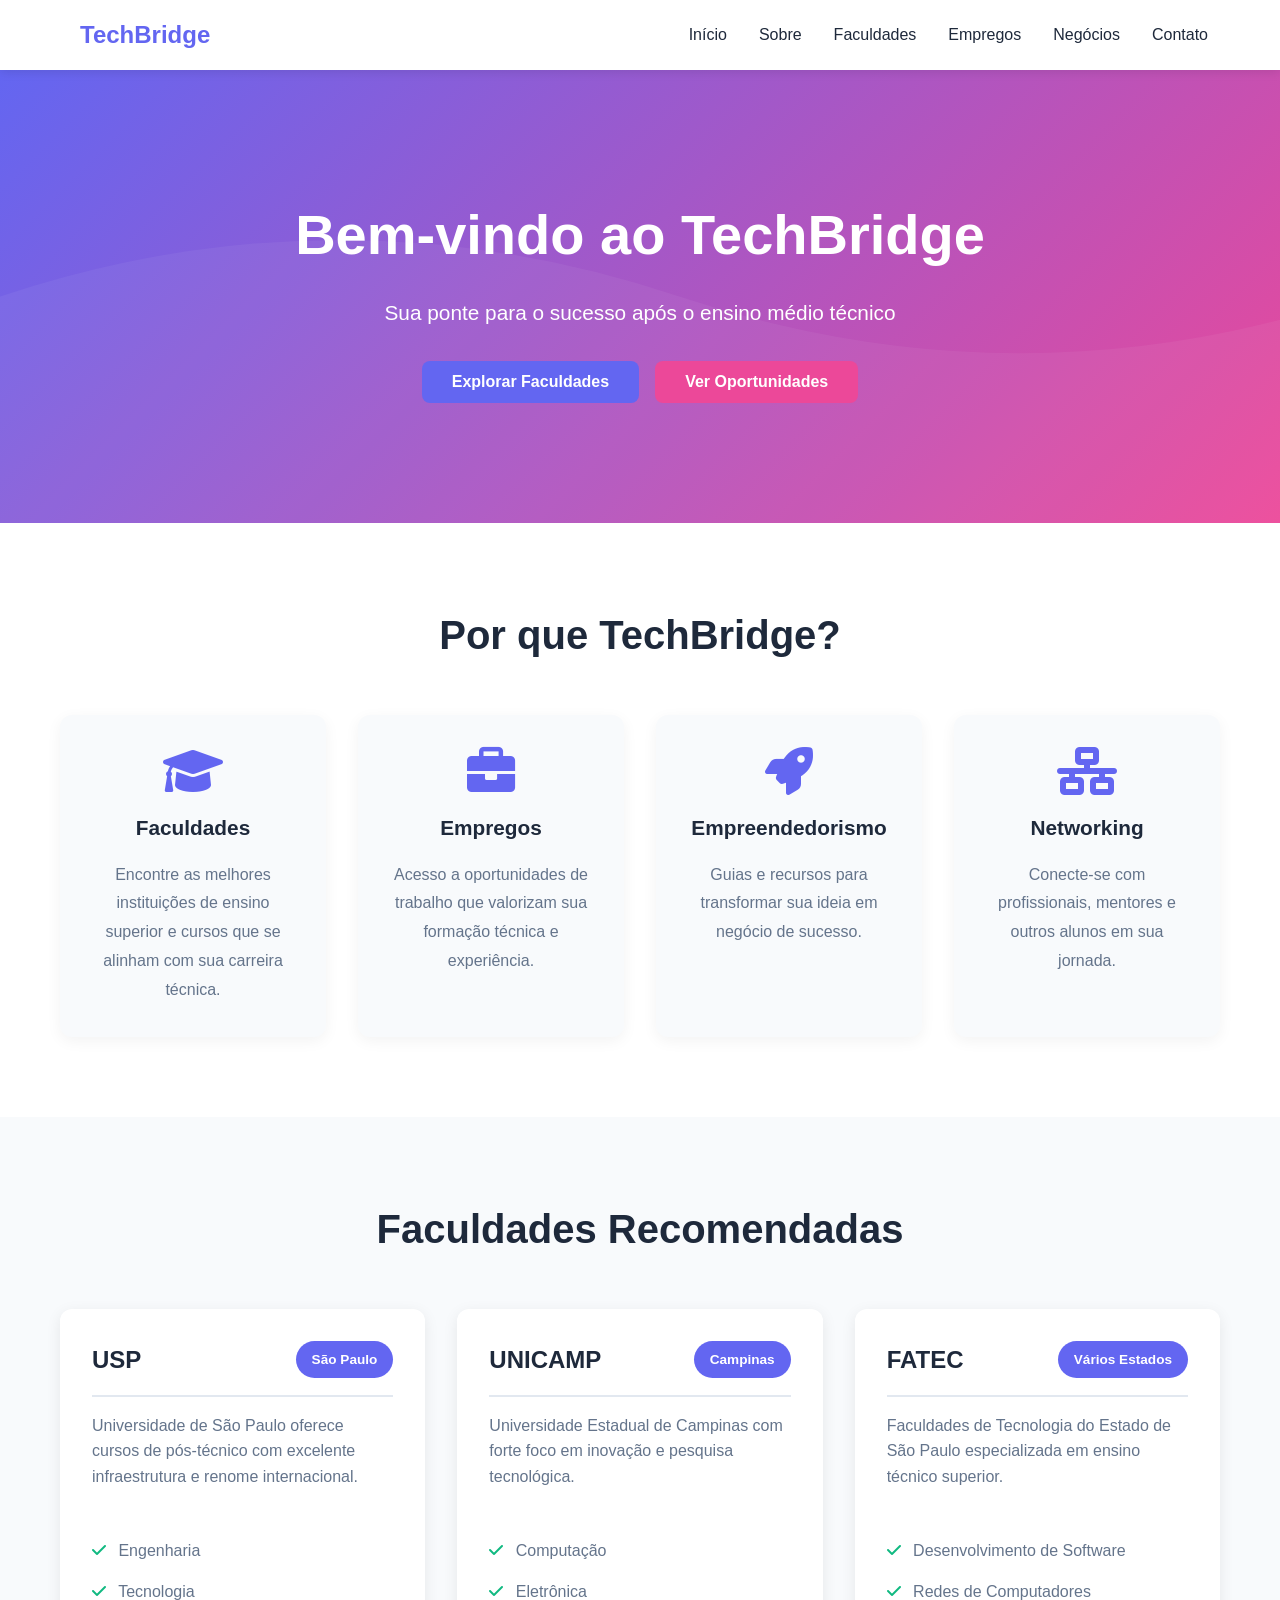
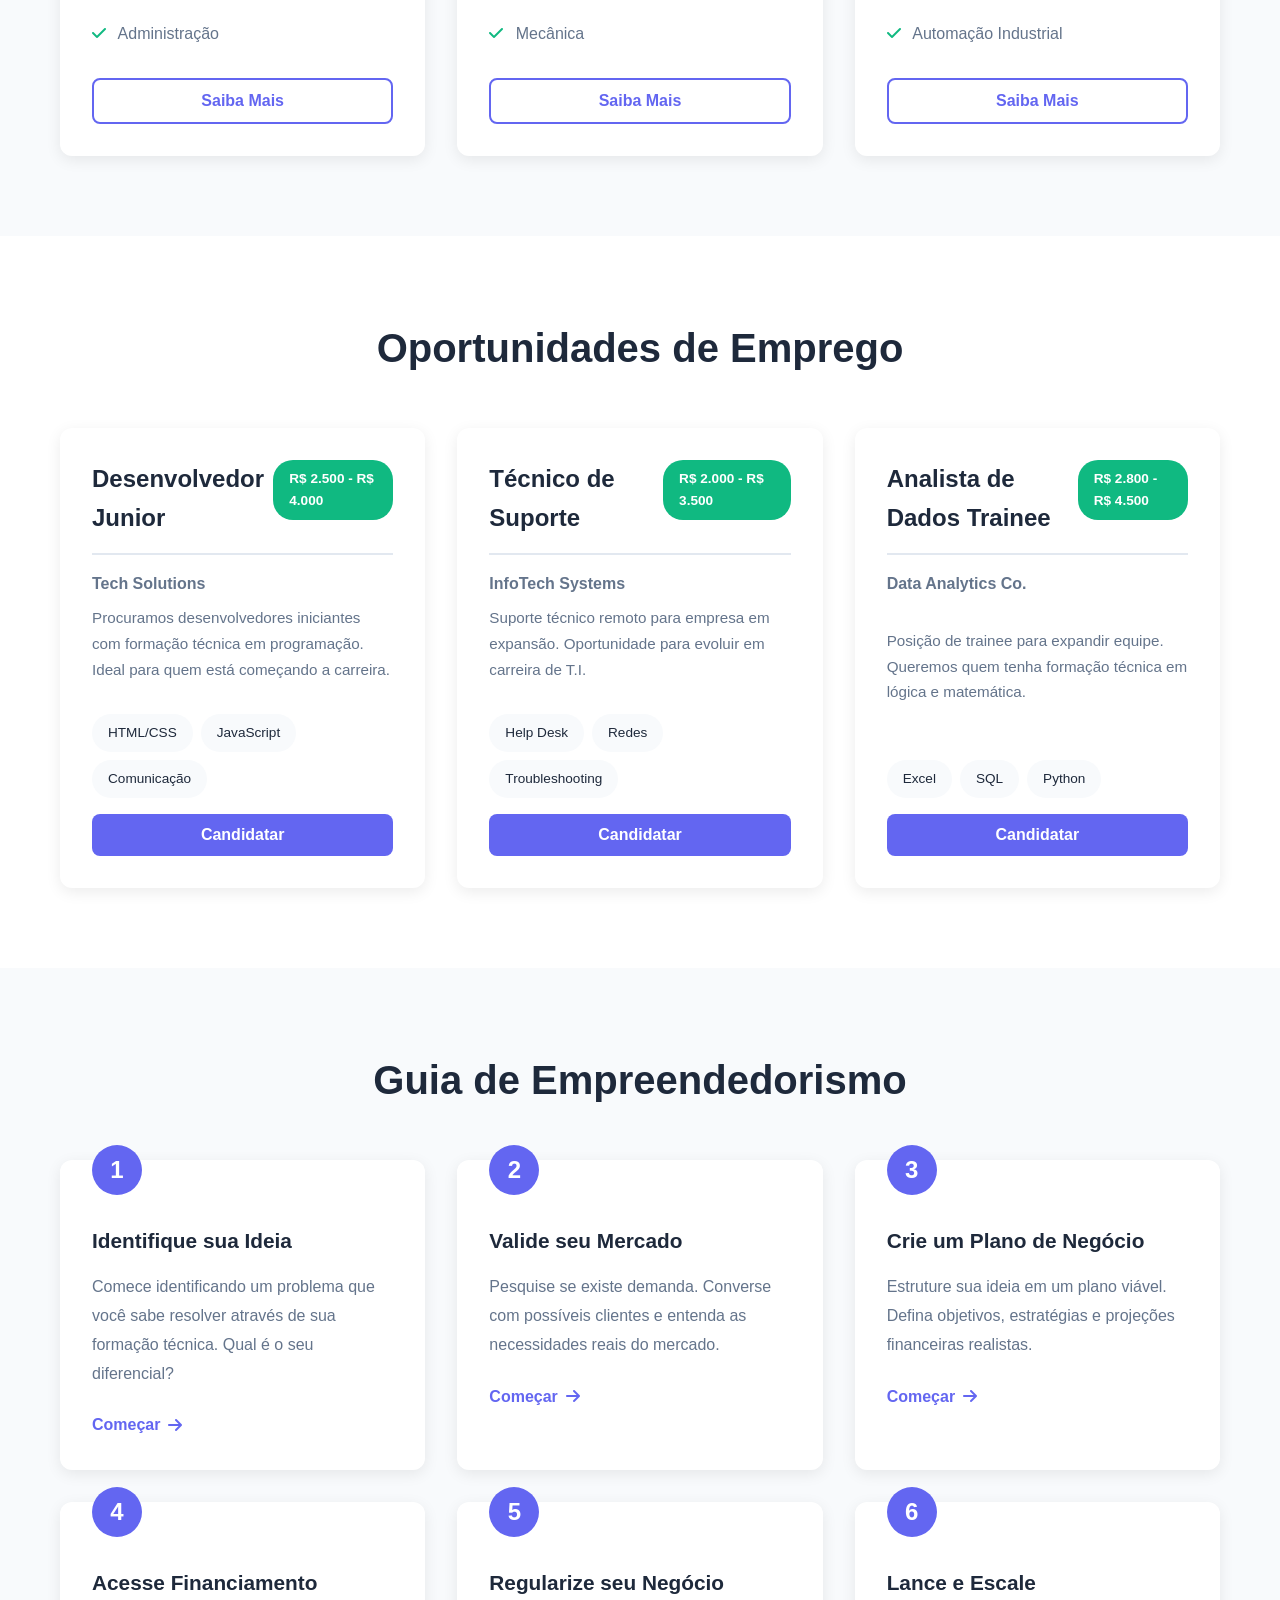
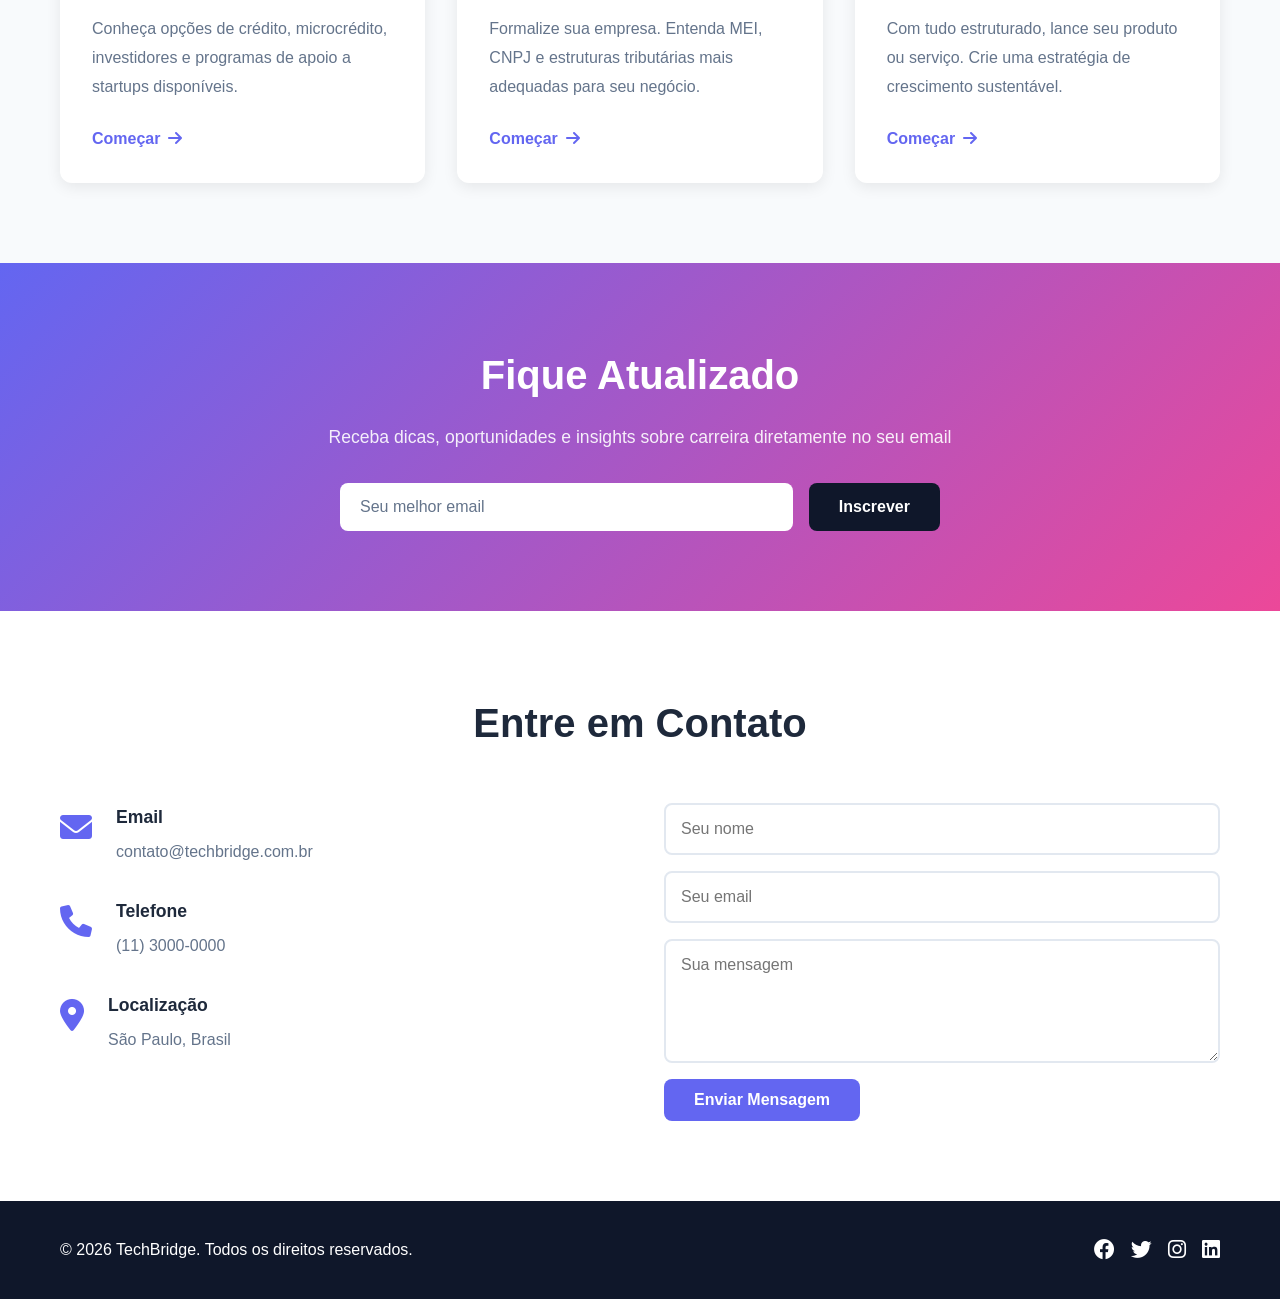
<file: index.html>
<!DOCTYPE html>
<html lang="pt-BR">
<head>
    <meta charset="UTF-8">
    <meta name="viewport" content="width=device-width, initial-scale=1.0">
    <title>TechBridge - Seu Caminho para o Sucesso</title>
    <link rel="stylesheet" href="style.css">
    <link rel="stylesheet" href="https://cdnjs.cloudflare.com/ajax/libs/font-awesome/6.0.0/css/all.min.css">
</head>
<body>
    <header class="header">
        <nav class="navbar">
            <div class="logo">
                <i class="fas fa-bridge"></i> TechBridge
            </div>
            <ul class="nav-links">
                <li><a href="#home">Início</a></li>
                <li><a href="#sobre">Sobre</a></li>
                <li><a href="#faculdades">Faculdades</a></li>
                <li><a href="#empregos">Empregos</a></li>
                <li><a href="#negocios">Negócios</a></li>
                <li><a href="#contato">Contato</a></li>
            </ul>
            <div class="menu-toggle">
                <span class="hamburger"></span>
            </div>
        </nav>
    </header>
    <section id="home" class="hero">
        <div class="hero-content">
            <h1>Bem-vindo ao TechBridge</h1>
            <p>Sua ponte para o sucesso após o ensino médio técnico</p>
            <div class="hero-buttons">
                <button class="btn btn-primary" onclick="scrollToSection('faculdades')">Explorar Faculdades</button>
                <button class="btn btn-secondary" onclick="scrollToSection('empregos')">Ver Oportunidades</button>
            </div>
        </div>
        <div class="hero-background"></div>
    </section>
    <section id="sobre" class="sobre">
        <div class="container">
            <h2>Por que TechBridge?</h2>
            <div class="sobre-grid">
                <div class="sobre-card">
                    <i class="fas fa-graduation-cap"></i>
                    <h3>Faculdades</h3>
                    <p>Encontre as melhores instituições de ensino superior e cursos que se alinham com sua carreira técnica.</p>
                </div>
                <div class="sobre-card">
                    <i class="fas fa-briefcase"></i>
                    <h3>Empregos</h3>
                    <p>Acesso a oportunidades de trabalho que valorizam sua formação técnica e experiência.</p>
                </div>
                <div class="sobre-card">
                    <i class="fas fa-rocket"></i>
                    <h3>Empreendedorismo</h3>
                    <p>Guias e recursos para transformar sua ideia em negócio de sucesso.</p>
                </div>
                <div class="sobre-card">
                    <i class="fas fa-network-wired"></i>
                    <h3>Networking</h3>
                    <p>Conecte-se com profissionais, mentores e outros alunos em sua jornada.</p>
                </div>
            </div>
        </div>
    </section>
    <section id="faculdades" class="faculdades">
        <div class="container">
            <h2>Faculdades Recomendadas</h2>
            <div class="faculdades-grid">
                <div class="faculdade-card">
                    <div class="faculdade-header">
                        <h3>USP</h3>
                        <span class="tag">São Paulo</span>
                    </div>
                    <p>Universidade de São Paulo oferece cursos de pós-técnico com excelente infraestrutura e renome internacional.</p>
                    <ul class="cursos-list">
                        <li><i class="fas fa-check"></i> Engenharia</li>
                        <li><i class="fas fa-check"></i> Tecnologia</li>
                        <li><i class="fas fa-check"></i> Administração</li>
                    </ul>
                    <button class="btn btn-outline">Saiba Mais</button>
                </div>

                <div class="faculdade-card">
                    <div class="faculdade-header">
                        <h3>UNICAMP</h3>
                        <span class="tag">Campinas</span>
                    </div>
                    <p>Universidade Estadual de Campinas com forte foco em inovação e pesquisa tecnológica.</p>
                    <ul class="cursos-list">
                        <li><i class="fas fa-check"></i> Computação</li>
                        <li><i class="fas fa-check"></i> Eletrônica</li>
                        <li><i class="fas fa-check"></i> Mecânica</li>
                    </ul>
                    <button class="btn btn-outline">Saiba Mais</button>
                </div>

                <div class="faculdade-card">
                    <div class="faculdade-header">
                        <h3>FATEC</h3>
                        <span class="tag">Vários Estados</span>
                    </div>
                    <p>Faculdades de Tecnologia do Estado de São Paulo especializada em ensino técnico superior.</p>
                    <ul class="cursos-list">
                        <li><i class="fas fa-check"></i> Desenvolvimento de Software</li>
                        <li><i class="fas fa-check"></i> Redes de Computadores</li>
                        <li><i class="fas fa-check"></i> Automação Industrial</li>
                    </ul>
                    <button class="btn btn-outline">Saiba Mais</button>
                </div>
            </div>
        </div>
    </section>
    <section id="empregos" class="empregos">
        <div class="container">
            <h2>Oportunidades de Emprego</h2>
            <div class="empregos-grid">
                <div class="emprego-card">
                    <div class="emprego-header">
                        <h3>Desenvolvedor Junior</h3>
                        <span class="salary">R$ 2.500 - R$ 4.000</span>
                    </div>
                    <p class="empresa">Tech Solutions</p>
                    <p class="descricao">Procuramos desenvolvedores iniciantes com formação técnica em programação. Ideal para quem está começando a carreira.</p>
                    <div class="requisitos">
                        <span class="requisito">HTML/CSS</span>
                        <span class="requisito">JavaScript</span>
                        <span class="requisito">Comunicação</span>
                    </div>
                    <button class="btn btn-primary">Candidatar</button>
                </div>

                <div class="emprego-card">
                    <div class="emprego-header">
                        <h3>Técnico de Suporte</h3>
                        <span class="salary">R$ 2.000 - R$ 3.500</span>
                    </div>
                    <p class="empresa">InfoTech Systems</p>
                    <p class="descricao">Suporte técnico remoto para empresa em expansão. Oportunidade para evoluir em carreira de T.I.</p>
                    <div class="requisitos">
                        <span class="requisito">Help Desk</span>
                        <span class="requisito">Redes</span>
                        <span class="requisito">Troubleshooting</span>
                    </div>
                    <button class="btn btn-primary">Candidatar</button>
                </div>

                <div class="emprego-card">
                    <div class="emprego-header">
                        <h3>Analista de Dados Trainee</h3>
                        <span class="salary">R$ 2.800 - R$ 4.500</span>
                    </div>
                    <p class="empresa">Data Analytics Co.</p>
                    <p class="descricao">Posição de trainee para expandir equipe. Queremos quem tenha formação técnica em lógica e matemática.</p>
                    <div class="requisitos">
                        <span class="requisito">Excel</span>
                        <span class="requisito">SQL</span>
                        <span class="requisito">Python</span>
                    </div>
                    <button class="btn btn-primary">Candidatar</button>
                </div>
            </div>
        </div>
    </section>
    <section id="negocios" class="negocios">
        <div class="container">
            <h2>Guia de Empreendedorismo</h2>
            <div class="guias-grid">
                <div class="guia-card">
                    <div class="guia-number">1</div>
                    <h3>Identifique sua Ideia</h3>
                    <p>Comece identificando um problema que você sabe resolver através de sua formação técnica. Qual é o seu diferencial?</p>
                    <a href="#" class="link-arrow">Começar <i class="fas fa-arrow-right"></i></a>
                </div>

                <div class="guia-card">
                    <div class="guia-number">2</div>
                    <h3>Valide seu Mercado</h3>
                    <p>Pesquise se existe demanda. Converse com possíveis clientes e entenda as necessidades reais do mercado.</p>
                    <a href="#" class="link-arrow">Começar <i class="fas fa-arrow-right"></i></a>
                </div>

                <div class="guia-card">
                    <div class="guia-number">3</div>
                    <h3>Crie um Plano de Negócio</h3>
                    <p>Estruture sua ideia em um plano viável. Defina objetivos, estratégias e projeções financeiras realistas.</p>
                    <a href="#" class="link-arrow">Começar <i class="fas fa-arrow-right"></i></a>
                </div>

                <div class="guia-card">
                    <div class="guia-number">4</div>
                    <h3>Acesse Financiamento</h3>
                    <p>Conheça opções de crédito, microcrédito, investidores e programas de apoio a startups disponíveis.</p>
                    <a href="#" class="link-arrow">Começar <i class="fas fa-arrow-right"></i></a>
                </div>

                <div class="guia-card">
                    <div class="guia-number">5</div>
                    <h3>Regularize seu Negócio</h3>
                    <p>Formalize sua empresa. Entenda MEI, CNPJ e estruturas tributárias mais adequadas para seu negócio.</p>
                    <a href="#" class="link-arrow">Começar <i class="fas fa-arrow-right"></i></a>
                </div>

                <div class="guia-card">
                    <div class="guia-number">6</div>
                    <h3>Lance e Escale</h3>
                    <p>Com tudo estruturado, lance seu produto ou serviço. Crie uma estratégia de crescimento sustentável.</p>
                    <a href="#" class="link-arrow">Começar <i class="fas fa-arrow-right"></i></a>
                </div>
            </div>
        </div>
    </section>
    <section class="newsletter">
        <div class="container">
            <h2>Fique Atualizado</h2>
            <p>Receba dicas, oportunidades e insights sobre carreira diretamente no seu email</p>
            <form class="newsletter-form" onsubmit="handleNewsletterSubmit(event)">
                <input type="email" placeholder="Seu melhor email" required>
                <button type="submit" class="btn btn-primary">Inscrever</button>
            </form>
        </div>
    </section>
    <section id="contato" class="contato">
        <div class="container">
            <h2>Entre em Contato</h2>
            <div class="contato-grid">
                <div class="contato-info">
                    <div class="info-item">
                        <i class="fas fa-envelope"></i>
                        <div>
                            <h4>Email</h4>
                            <p>contato@techbridge.com.br</p>
                        </div>
                    </div>
                    <div class="info-item">
                        <i class="fas fa-phone"></i>
                        <div>
                            <h4>Telefone</h4>
                            <p>(11) 3000-0000</p>
                        </div>
                    </div>
                    <div class="info-item">
                        <i class="fas fa-map-marker-alt"></i>
                        <div>
                            <h4>Localização</h4>
                            <p>São Paulo, Brasil</p>
                        </div>
                    </div>
                </div>

                <form class="contato-form" onsubmit="handleContactSubmit(event)">
                    <input type="text" placeholder="Seu nome" required>
                    <input type="email" placeholder="Seu email" required>
                    <textarea placeholder="Sua mensagem" rows="5" required></textarea>
                    <button type="submit" class="btn btn-primary">Enviar Mensagem</button>
                </form>
            </div>
        </div>
    </section>

    <!-- Footer -->
    <footer class="footer">
        <div class="container">
            <p>&copy; 2026 TechBridge. Todos os direitos reservados.</p>
            <div class="social-links">
                <a href="#"><i class="fab fa-facebook"></i></a>
                <a href="#"><i class="fab fa-twitter"></i></a>
                <a href="#"><i class="fab fa-instagram"></i></a>
                <a href="#"><i class="fab fa-linkedin"></i></a>
            </div>
        </div>
    </footer>

    <script src="script.js"></script>
</body>
</html>
</file>
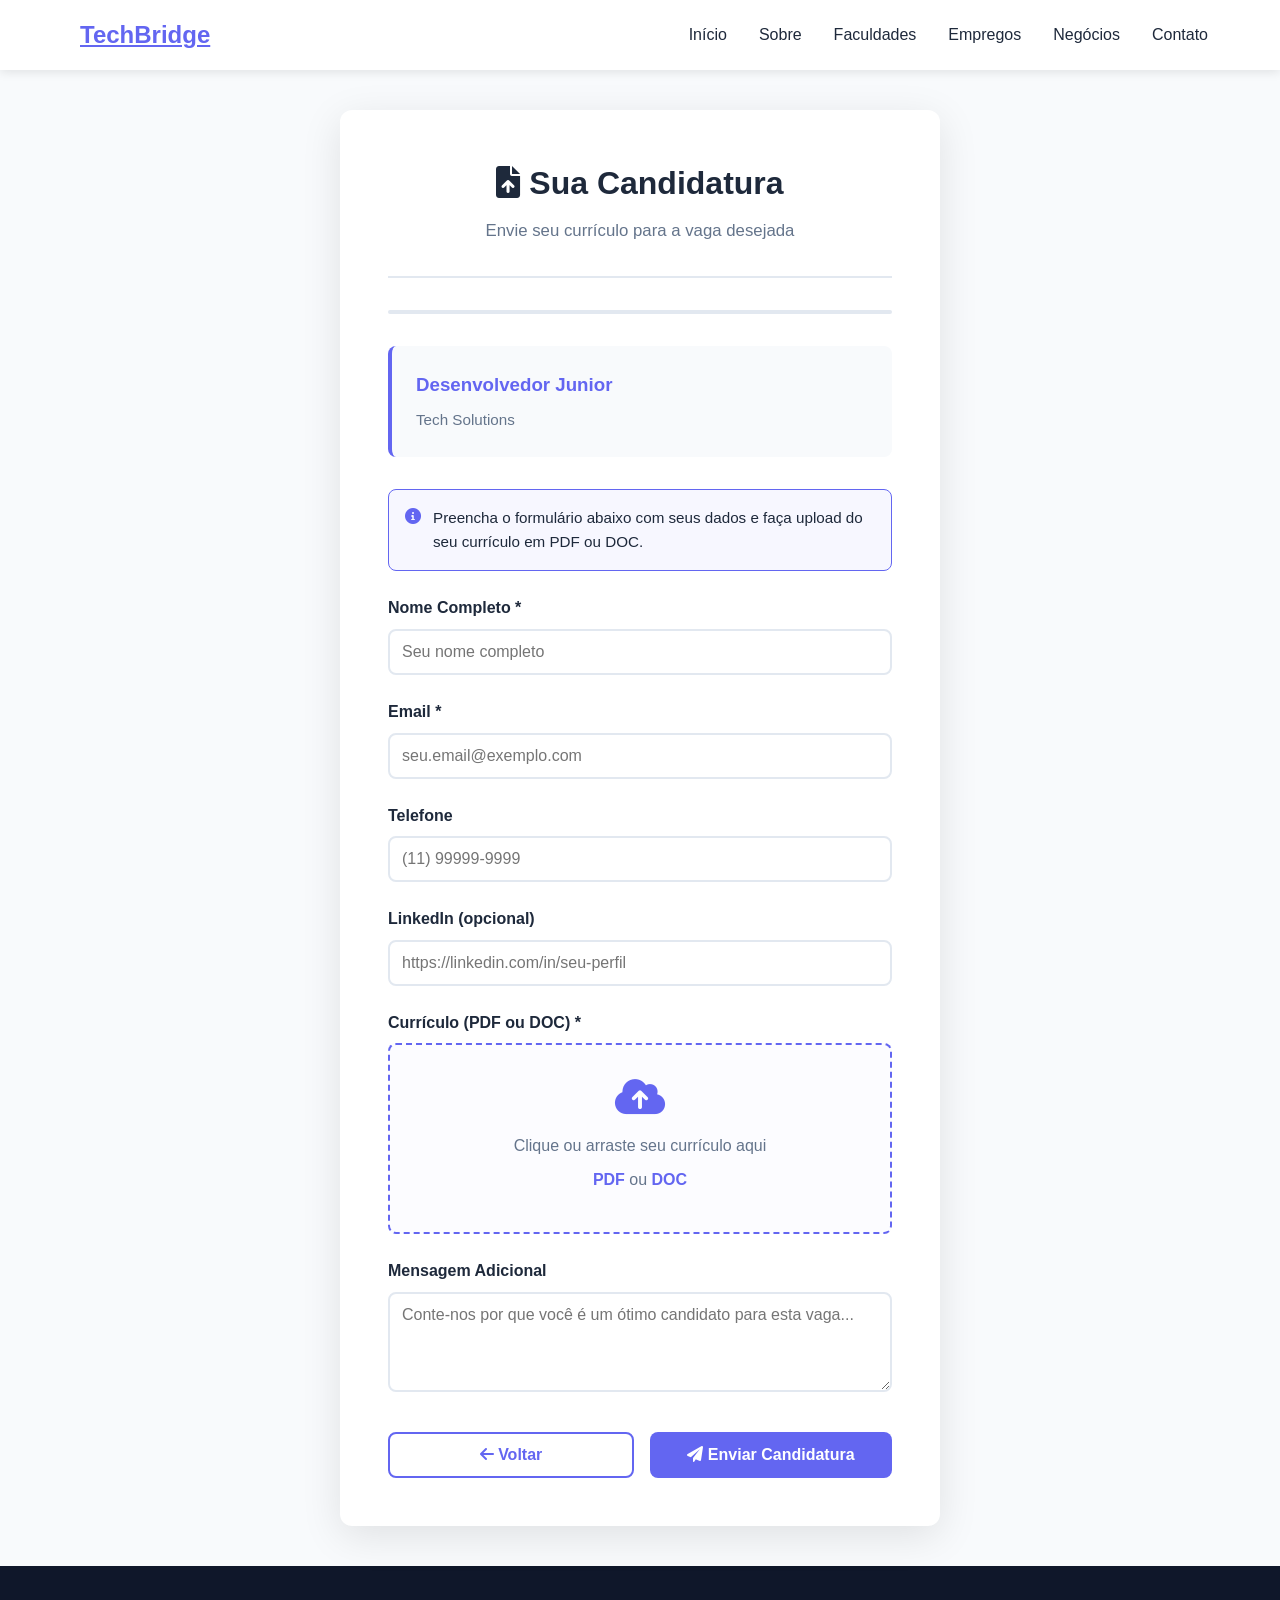
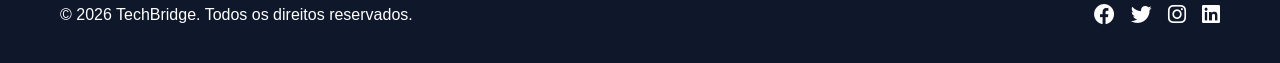
<file: candidatura.html>
<!DOCTYPE html>
<html lang="pt-BR">
<head>
    <meta charset="UTF-8">
    <meta name="viewport" content="width=device-width, initial-scale=1.0">
    <title>Candidatura - TechBridge</title>
    <link rel="stylesheet" href="style.css">
    <link rel="stylesheet" href="https://cdnjs.cloudflare.com/ajax/libs/font-awesome/6.0.0/css/all.min.css">
    <style>
        .candidatura-container {
            min-height: calc(100vh - 200px);
            display: flex;
            align-items: center;
            justify-content: center;
            padding: 40px 20px;
            background: var(--light-bg);
        }

        .candidatura-form-wrapper {
            background: var(--card-bg);
            padding: 3rem;
            border-radius: 12px;
            box-shadow: 0 10px 40px rgba(0, 0, 0, 0.1);
            max-width: 600px;
            width: 100%;
        }

        .candidatura-header {
            text-align: center;
            margin-bottom: 2rem;
            padding-bottom: 2rem;
            border-bottom: 2px solid var(--border-color);
        }

        .candidatura-header h1 {
            font-size: 2rem;
            color: var(--text-dark);
            margin-bottom: 0.5rem;
        }

        .candidatura-header p {
            color: var(--text-light);
            font-size: 1.05rem;
        }

        .vaga-info {
            background: var(--light-bg);
            padding: 1.5rem;
            border-radius: 8px;
            margin-bottom: 2rem;
            border-left: 4px solid var(--primary-color);
        }

        .vaga-info h3 {
            color: var(--primary-color);
            margin-bottom: 0.5rem;
        }

        .vaga-info p {
            color: var(--text-light);
            font-size: 0.95rem;
        }

        .form-group {
            margin-bottom: 1.5rem;
        }

        .form-group label {
            display: block;
            margin-bottom: 0.5rem;
            color: var(--text-dark);
            font-weight: 600;
        }

        .form-group input,
        .form-group textarea {
            width: 100%;
            padding: 12px;
            border: 2px solid var(--border-color);
            border-radius: 8px;
            font-family: inherit;
            font-size: 1rem;
            transition: all 0.3s ease;
        }

        .form-group input:focus,
        .form-group textarea:focus {
            outline: none;
            border-color: var(--primary-color);
            box-shadow: 0 0 0 3px rgba(99, 102, 241, 0.1);
        }

        .file-upload-area {
            border: 2px dashed var(--primary-color);
            border-radius: 8px;
            padding: 2rem;
            text-align: center;
            cursor: pointer;
            transition: all 0.3s ease;
            background: rgba(99, 102, 241, 0.02);
        }

        .file-upload-area:hover {
            background: rgba(99, 102, 241, 0.05);
            border-color: var(--secondary-color);
        }

        .file-upload-area i {
            font-size: 2.5rem;
            color: var(--primary-color);
            margin-bottom: 1rem;
            display: block;
        }

        .file-upload-area p {
            color: var(--text-light);
            margin-bottom: 0.5rem;
        }

        .file-upload-area .highlight {
            color: var(--primary-color);
            font-weight: 600;
        }

        #curriculo {
            display: none;
        }

        .file-name {
            margin-top: 1rem;
            padding: 1rem;
            background: var(--light-bg);
            border-radius: 8px;
            display: none;
            align-items: center;
            gap: 0.5rem;
            color: var(--success-color);
        }

        .file-name.active {
            display: flex;
        }

        .form-buttons {
            display: flex;
            gap: 1rem;
            margin-top: 2rem;
        }

        .form-buttons .btn {
            flex: 1;
        }

        .btn-secondary-outline {
            background-color: transparent;
            color: var(--primary-color);
            border: 2px solid var(--primary-color);
        }

        .btn-secondary-outline:hover {
            background-color: rgba(99, 102, 241, 0.1);
        }

        .progress-bar {
            width: 100%;
            height: 4px;
            background: var(--border-color);
            border-radius: 2px;
            margin-bottom: 2rem;
            overflow: hidden;
        }

        .progress-fill {
            height: 100%;
            background: linear-gradient(90deg, var(--primary-color), var(--secondary-color));
            width: 0%;
            transition: width 0.3s ease;
        }

        .form-info {
            background: rgba(99, 102, 241, 0.05);
            border: 1px solid var(--primary-color);
            border-radius: 8px;
            padding: 1rem;
            margin-bottom: 1.5rem;
            display: flex;
            gap: 0.75rem;
            align-items: flex-start;
        }

        .form-info i {
            color: var(--primary-color);
            flex-shrink: 0;
            margin-top: 2px;
        }

        .form-info p {
            color: var(--text-dark);
            font-size: 0.95rem;
            margin: 0;
        }

        @media (max-width: 600px) {
            .candidatura-form-wrapper {
                padding: 1.5rem;
            }

            .candidatura-header h1 {
                font-size: 1.5rem;
            }

            .form-buttons {
                flex-direction: column;
            }

            .form-buttons .btn {
                width: 100%;
            }
        }
    </style>
</head>
<body>
    <!-- Header/Navegação -->
    <header class="header">
        <nav class="navbar">
            <a href="index.html" class="logo">
                <i class="fas fa-bridge"></i> TechBridge
            </a>
            <ul class="nav-links">
                <li><a href="index.html#home">Início</a></li>
                <li><a href="index.html#sobre">Sobre</a></li>
                <li><a href="index.html#faculdades">Faculdades</a></li>
                <li><a href="index.html#empregos">Empregos</a></li>
                <li><a href="index.html#negocios">Negócios</a></li>
                <li><a href="index.html#contato">Contato</a></li>
            </ul>
            <div class="menu-toggle">
                <span class="hamburger"></span>
            </div>
        </nav>
    </header>

    <!-- Candidatura Form -->
    <div class="candidatura-container">
        <div class="candidatura-form-wrapper">
            <div class="candidatura-header">
                <h1><i class="fas fa-file-upload"></i> Sua Candidatura</h1>
                <p>Envie seu currículo para a vaga desejada</p>
            </div>

            <div class="progress-bar">
                <div class="progress-fill" id="progressFill"></div>
            </div>

            <div class="vaga-info" id="vagaInfo">
                <h3 id="vagaNome">Desenvolvedor Junior</h3>
                <p id="vagaEmpresa">Tech Solutions</p>
            </div>

            <div class="form-info">
                <i class="fas fa-info-circle"></i>
                <p>Preencha o formulário abaixo com seus dados e faça upload do seu currículo em PDF ou DOC.</p>
            </div>

            <form id="candidaturaForm" onsubmit="handleCandidaturaSubmit(event)">
                <div class="form-group">
                    <label for="nome">Nome Completo *</label>
                    <input type="text" id="nome" name="nome" required placeholder="Seu nome completo">
                </div>

                <div class="form-group">
                    <label for="email">Email *</label>
                    <input type="email" id="email" name="email" required placeholder="seu.email@exemplo.com">
                </div>

                <div class="form-group">
                    <label for="telefone">Telefone</label>
                    <input type="tel" id="telefone" name="telefone" placeholder="(11) 99999-9999">
                </div>

                <div class="form-group">
                    <label for="linkedin">LinkedIn (opcional)</label>
                    <input type="url" id="linkedin" name="linkedin" placeholder="https://linkedin.com/in/seu-perfil">
                </div>

                <div class="form-group">
                    <label>Currículo (PDF ou DOC) *</label>
                    <div class="file-upload-area" onclick="document.getElementById('curriculo').click()">
                        <i class="fas fa-cloud-upload-alt"></i>
                        <p>Clique ou arraste seu currículo aqui</p>
                        <p><span class="highlight">PDF</span> ou <span class="highlight">DOC</span></p>
                    </div>
                    <input type="file" id="curriculo" name="curriculo" accept=".pdf,.doc,.docx" required>
                    <div class="file-name" id="fileName">
                        <i class="fas fa-check-circle"></i>
                        <span id="fileNameText"></span>
                    </div>
                </div>

                <div class="form-group">
                    <label for="mensagem">Mensagem Adicional</label>
                    <textarea id="mensagem" name="mensagem" rows="4" placeholder="Conte-nos por que você é um ótimo candidato para esta vaga..."></textarea>
                </div>

                <div class="form-buttons">
                    <button type="button" class="btn btn-secondary-outline" onclick="window.history.back()">
                        <i class="fas fa-arrow-left"></i> Voltar
                    </button>
                    <button type="submit" class="btn btn-primary">
                        <i class="fas fa-paper-plane"></i> Enviar Candidatura
                    </button>
                </div>
            </form>
        </div>
    </div>
    <footer class="footer">
        <div class="container">
            <p>&copy; 2026 TechBridge. Todos os direitos reservados.</p>
            <div class="social-links">
                <a href="#"><i class="fab fa-facebook"></i></a>
                <a href="#"><i class="fab fa-twitter"></i></a>
                <a href="#"><i class="fab fa-instagram"></i></a>
                <a href="#"><i class="fab fa-linkedin"></i></a>
            </div>
        </div>
    </footer>

    <script src="script.js"></script>
    <script>
        document.addEventListener('DOMContentLoaded', function() {
            const menuToggle = document.querySelector('.menu-toggle');
            const navLinks = document.querySelector('.nav-links');

            menuToggle.addEventListener('click', function() {
                navLinks.classList.toggle('active');
            });

            document.querySelectorAll('.nav-links a').forEach(link => {
                link.addEventListener('click', function() {
                    navLinks.classList.remove('active');
                });
            });
            const params = new URLSearchParams(window.location.search);
            const vagaNome = params.get('vaga') || 'Desenvolvedor Junior';
            const vagaEmpresa = params.get('empresa') || 'Tech Solutions';
            
            document.getElementById('vagaNome').textContent = vagaNome;
            document.getElementById('vagaEmpresa').textContent = vagaEmpresa;
        });
        const fileInput = document.getElementById('curriculo');
        const fileNameDisplay = document.getElementById('fileName');
        const fileNameText = document.getElementById('fileNameText');

        fileInput.addEventListener('change', function(e) {
            const file = e.target.files[0];
            if (file) {
                fileNameText.textContent = file.name;
                fileNameDisplay.classList.add('active');
            } else {
                fileNameDisplay.classList.remove('active');
            }
        });
        const uploadArea = document.querySelector('.file-upload-area');

        uploadArea.addEventListener('dragover', (e) => {
            e.preventDefault();
            uploadArea.style.borderColor = 'var(--secondary-color)';
            uploadArea.style.background = 'rgba(99, 102, 241, 0.1)';
        });

        uploadArea.addEventListener('dragleave', () => {
            uploadArea.style.borderColor = 'var(--primary-color)';
            uploadArea.style.background = 'rgba(99, 102, 241, 0.02)';
        });

        uploadArea.addEventListener('drop', (e) => {
            e.preventDefault();
            uploadArea.style.borderColor = 'var(--primary-color)';
            uploadArea.style.background = 'rgba(99, 102, 241, 0.02)';
            
            const files = e.dataTransfer.files;
            if (files.length > 0) {
                fileInput.files = files;
                const evt = new Event('change', { bubbles: true });
                fileInput.dispatchEvent(evt);
            }
        });
        const form = document.getElementById('candidaturaForm');
        const inputs = form.querySelectorAll('input[required], textarea[required]');
        const progressFill = document.getElementById('progressFill');

        function updateProgress() {
            let filled = 0;
            inputs.forEach(input => {
                if (input.value.trim() !== '') {
                    filled++;
                }
            });
            const percentage = (filled / inputs.length) * 100;
            progressFill.style.width = percentage + '%';
        }

        inputs.forEach(input => {
            input.addEventListener('input', updateProgress);
            input.addEventListener('change', updateProgress);
        });
        function handleCandidaturaSubmit(event) {
            event.preventDefault();

            const nome = document.getElementById('nome').value;
            const email = document.getElementById('email').value;
            const curriculo = document.getElementById('curriculo').files[0];

            if (nome && email && curriculo) {
                showSuccessMessage('✅ Candidatura enviada com sucesso! Boa sorte!');
                setTimeout(() => {
                    window.location.href = 'index.html#empregos';
                }, 2000);
            }
        }

        function showSuccessMessage(message) {
            const messageDiv = document.createElement('div');
            messageDiv.className = 'toast toast-success';
            messageDiv.textContent = message;
            document.body.appendChild(messageDiv);

            setTimeout(() => messageDiv.classList.add('show'), 10);

            setTimeout(() => {
                messageDiv.classList.remove('show');
                setTimeout(() => messageDiv.remove(), 300);
            }, 3000);
        }
    </script>
</body>
</html>
</file>
<file: style.css>
* {
    margin: 0;
    padding: 0;
    box-sizing: border-box;
}

:root {
    --primary-color: #6366f1;
    --secondary-color: #ec4899;
    --dark-bg: #0f172a;
    --light-bg: #f8fafc;
    --text-dark: #1e293b;
    --text-light: #64748b;
    --card-bg: #ffffff;
    --border-color: #e2e8f0;
    --success-color: #10b981;
    --warning-color: #f59e0b;
    --error-color: #ef4444;
    --transition: all 0.3s ease;
}

html {
    scroll-behavior: smooth;
}

body {
    font-family: 'Segoe UI', Tahoma, Geneva, Verdana, sans-serif;
    color: var(--text-dark);
    background-color: var(--light-bg);
    line-height: 1.6;
}

.container {
    max-width: 1200px;
    margin: 0 auto;
    padding: 0 20px;
}
.header {
    background: var(--card-bg);
    box-shadow: 0 2px 10px rgba(0, 0, 0, 0.1);
    position: sticky;
    top: 0;
    z-index: 100;
}

.navbar {
    display: flex;
    justify-content: space-between;
    align-items: center;
    padding: 1rem 2rem;
    max-width: 1200px;
    margin: 0 auto;
}

.logo {
    font-size: 1.5rem;
    font-weight: bold;
    color: var(--primary-color);
    display: flex;
    align-items: center;
    gap: 0.5rem;
}

.nav-links {
    display: flex;
    list-style: none;
    gap: 2rem;
}

.nav-links a {
    text-decoration: none;
    color: var(--text-dark);
    font-weight: 500;
    transition: var(--transition);
}

.nav-links a:hover {
    color: var(--primary-color);
}

.menu-toggle {
    display: none;
    flex-direction: column;
    cursor: pointer;
}

.hamburger {
    width: 25px;
    height: 3px;
    background: var(--text-dark);
    margin: 5px 0;
    transition: var(--transition);
}
.hero {
    background: linear-gradient(135deg, var(--primary-color) 0%, var(--secondary-color) 100%);
    color: white;
    padding: 120px 20px;
    text-align: center;
    position: relative;
    overflow: hidden;
}

.hero-content {
    position: relative;
    z-index: 2;
    max-width: 800px;
    margin: 0 auto;
}

.hero h1 {
    font-size: 3.5rem;
    margin-bottom: 1rem;
    font-weight: bold;
    animation: slideInDown 0.8s ease;
}

.hero p {
    font-size: 1.3rem;
    margin-bottom: 2rem;
    opacity: 0.9;
    animation: slideInUp 0.8s ease 0.2s both;
}

.hero-buttons {
    display: flex;
    gap: 1rem;
    justify-content: center;
    flex-wrap: wrap;
    animation: slideInUp 0.8s ease 0.4s both;
}

.hero-background {
    position: absolute;
    top: 0;
    left: 0;
    right: 0;
    bottom: 0;
    background: url('data:image/svg+xml,<svg xmlns="http://www.w3.org/2000/svg" viewBox="0 0 1200 400"><path d="M0,200 Q300,100 600,200 T1200,200 L1200,400 L0,400 Z" fill="rgba(255,255,255,0.05)"/></svg>');
    background-size: cover;
    z-index: 1;
}
.btn {
    padding: 12px 30px;
    border: none;
    border-radius: 8px;
    font-size: 1rem;
    font-weight: 600;
    cursor: pointer;
    transition: var(--transition);
    text-decoration: none;
    display: inline-block;
}

.btn-primary {
    background-color: var(--primary-color);
    color: white;
}

.btn-primary:hover {
    background-color: #4f46e5;
    transform: translateY(-2px);
    box-shadow: 0 10px 20px rgba(99, 102, 241, 0.3);
}

.btn-secondary {
    background-color: var(--secondary-color);
    color: white;
}

.btn-secondary:hover {
    background-color: #d1347a;
    transform: translateY(-2px);
    box-shadow: 0 10px 20px rgba(236, 72, 153, 0.3);
}

.btn-outline {
    background-color: transparent;
    color: var(--primary-color);
    border: 2px solid var(--primary-color);
}

.btn-outline:hover {
    background-color: var(--primary-color);
    color: white;
}
.sobre {
    padding: 80px 20px;
    background: var(--card-bg);
}

.sobre h2,
.faculdades h2,
.empregos h2,
.negocios h2,
.newsletter h2,
.contato h2 {
    font-size: 2.5rem;
    text-align: center;
    margin-bottom: 3rem;
    color: var(--text-dark);
}

.sobre-grid {
    display: grid;
    grid-template-columns: repeat(auto-fit, minmax(250px, 1fr));
    gap: 2rem;
    max-width: 1200px;
    margin: 0 auto;
}

.sobre-card {
    background: var(--light-bg);
    padding: 2rem;
    border-radius: 12px;
    text-align: center;
    transition: var(--transition);
    box-shadow: 0 4px 15px rgba(0, 0, 0, 0.05);
}

.sobre-card:hover {
    transform: translateY(-10px);
    box-shadow: 0 15px 30px rgba(0, 0, 0, 0.1);
}

.sobre-card i {
    font-size: 3rem;
    color: var(--primary-color);
    margin-bottom: 1rem;
}

.sobre-card h3 {
    font-size: 1.3rem;
    margin-bottom: 1rem;
    color: var(--text-dark);
}

.sobre-card p {
    color: var(--text-light);
    line-height: 1.8;
}
.faculdades {
    padding: 80px 20px;
    background: var(--light-bg);
}

.faculdades-grid {
    display: grid;
    grid-template-columns: repeat(auto-fit, minmax(300px, 1fr));
    gap: 2rem;
    max-width: 1200px;
    margin: 0 auto;
}

.faculdade-card,
.emprego-card {
    background: var(--card-bg);
    padding: 2rem;
    border-radius: 12px;
    box-shadow: 0 4px 15px rgba(0, 0, 0, 0.08);
    transition: var(--transition);
    display: flex;
    flex-direction: column;
}

.faculdade-card:hover,
.emprego-card:hover {
    box-shadow: 0 15px 40px rgba(0, 0, 0, 0.15);
    transform: translateY(-5px);
}

.faculdade-header,
.emprego-header {
    display: flex;
    justify-content: space-between;
    align-items: flex-start;
    margin-bottom: 1rem;
    padding-bottom: 1rem;
    border-bottom: 2px solid var(--border-color);
}

.faculdade-header h3,
.emprego-header h3 {
    font-size: 1.5rem;
    color: var(--text-dark);
}

.tag,
.salary {
    background: var(--primary-color);
    color: white;
    padding: 0.5rem 1rem;
    border-radius: 20px;
    font-size: 0.85rem;
    font-weight: 600;
}

.salary {
    background: var(--success-color);
}

.faculdade-card p,
.emprego-card p {
    color: var(--text-light);
    margin-bottom: 1rem;
    flex-grow: 1;
}

.empresa {
    font-weight: 600;
    color: var(--secondary-color);
    margin-bottom: 0.5rem !important;
}

.descricao {
    font-size: 0.95rem;
    line-height: 1.7;
}

.cursos-list,
.requisitos {
    list-style: none;
    margin: 1.5rem 0;
}

.cursos-list li,
.requisitos li {
    padding: 0.5rem 0;
    color: var(--text-light);
}

.cursos-list i,
.requisitos i {
    color: var(--success-color);
    margin-right: 0.5rem;
}

.requisitos {
    display: flex;
    flex-wrap: wrap;
    gap: 0.5rem;
    margin: 1rem 0;
}

.requisito {
    background: var(--light-bg);
    padding: 0.5rem 1rem;
    border-radius: 20px;
    font-size: 0.85rem;
    color: var(--text-dark);
}

.faculdade-card .btn,
.emprego-card .btn {
    margin-top: auto;
}
.empregos {
    padding: 80px 20px;
    background: var(--card-bg);
}

.empregos-grid {
    display: grid;
    grid-template-columns: repeat(auto-fit, minmax(300px, 1fr));
    gap: 2rem;
    max-width: 1200px;
    margin: 0 auto;
}
.negocios {
    padding: 80px 20px;
    background: var(--light-bg);
}

.guias-grid {
    display: grid;
    grid-template-columns: repeat(auto-fit, minmax(300px, 1fr));
    gap: 2rem;
    max-width: 1200px;
    margin: 0 auto;
}

.guia-card {
    background: var(--card-bg);
    padding: 2rem;
    border-radius: 12px;
    box-shadow: 0 4px 15px rgba(0, 0, 0, 0.08);
    transition: var(--transition);
    position: relative;
    padding-top: 4rem;
}

.guia-card:hover {
    box-shadow: 0 15px 40px rgba(0, 0, 0, 0.15);
    transform: translateY(-5px);
}

.guia-number {
    position: absolute;
    top: -15px;
    left: 2rem;
    background: var(--primary-color);
    color: white;
    width: 50px;
    height: 50px;
    border-radius: 50%;
    display: flex;
    align-items: center;
    justify-content: center;
    font-size: 1.5rem;
    font-weight: bold;
}

.guia-card h3 {
    font-size: 1.3rem;
    margin-bottom: 1rem;
    color: var(--text-dark);
}

.guia-card p {
    color: var(--text-light);
    margin-bottom: 1.5rem;
    line-height: 1.8;
}

.link-arrow {
    color: var(--primary-color);
    text-decoration: none;
    font-weight: 600;
    transition: var(--transition);
    display: inline-flex;
    align-items: center;
    gap: 0.5rem;
}

.link-arrow:hover {
    gap: 1rem;
    color: var(--secondary-color);
}
.newsletter {
    padding: 80px 20px;
    background: linear-gradient(135deg, var(--primary-color) 0%, var(--secondary-color) 100%);
    color: white;
    text-align: center;
}

.newsletter h2 {
    color: white;
    margin-bottom: 1rem;
}

.newsletter p {
    font-size: 1.1rem;
    margin-bottom: 2rem;
    opacity: 0.9;
}

.newsletter-form {
    display: flex;
    gap: 1rem;
    max-width: 600px;
    margin: 0 auto;
    flex-wrap: wrap;
    justify-content: center;
}

.newsletter-form input {
    flex: 1;
    min-width: 250px;
    padding: 15px 20px;
    border: none;
    border-radius: 8px;
    font-size: 1rem;
}

.newsletter-form input::placeholder {
    color: var(--text-light);
}

.newsletter-form .btn {
    background-color: var(--dark-bg);
    color: white;
}

.newsletter-form .btn:hover {
    background-color: #1e293b;
}
.contato {
    padding: 80px 20px;
    background: var(--card-bg);
}

.contato-grid {
    display: grid;
    grid-template-columns: 1fr 1fr;
    gap: 3rem;
    max-width: 1200px;
    margin: 0 auto;
}

.contato-info {
    display: flex;
    flex-direction: column;
    gap: 2rem;
}

.info-item {
    display: flex;
    gap: 1.5rem;
    align-items: flex-start;
}

.info-item i {
    font-size: 2rem;
    color: var(--primary-color);
    margin-top: 0.5rem;
}

.info-item h4 {
    font-size: 1.1rem;
    margin-bottom: 0.5rem;
    color: var(--text-dark);
}

.info-item p {
    color: var(--text-light);
}

.contato-form {
    display: flex;
    flex-direction: column;
    gap: 1rem;
}

.contato-form input,
.contato-form textarea {
    padding: 15px;
    border: 2px solid var(--border-color);
    border-radius: 8px;
    font-size: 1rem;
    font-family: inherit;
    transition: var(--transition);
}

.contato-form input:focus,
.contato-form textarea:focus {
    outline: none;
    border-color: var(--primary-color);
    box-shadow: 0 0 0 3px rgba(99, 102, 241, 0.1);
}

.contato-form .btn {
    align-self: flex-start;
}
.footer {
    background: var(--dark-bg);
    color: white;
    padding: 2rem;
    text-align: center;
}

.footer .container {
    display: flex;
    justify-content: space-between;
    align-items: center;
    flex-wrap: wrap;
    gap: 1rem;
}

.social-links {
    display: flex;
    gap: 1rem;
}

.social-links a {
    color: white;
    font-size: 1.3rem;
    transition: var(--transition);
}

.social-links a:hover {
    color: var(--primary-color);
    transform: translateY(-3px);
}
@keyframes slideInDown {
    from {
        opacity: 0;
        transform: translateY(-30px);
    }
    to {
        opacity: 1;
        transform: translateY(0);
    }
}

@keyframes slideInUp {
    from {
        opacity: 0;
        transform: translateY(30px);
    }
    to {
        opacity: 1;
        transform: translateY(0);
    }
}
@media (max-width: 768px) {
    .navbar {
        padding: 1rem;
    }

    .nav-links {
        display: none;
        position: absolute;
        top: 100%;
        left: 0;
        right: 0;
        background: var(--card-bg);
        flex-direction: column;
        gap: 0;
        box-shadow: 0 5px 20px rgba(0, 0, 0, 0.1);
    }

    .nav-links.active {
        display: flex;
    }

    .nav-links li {
        border-bottom: 1px solid var(--border-color);
    }

    .nav-links a {
        padding: 1rem;
        display: block;
    }

    .menu-toggle {
        display: flex;
    }

    .hero h1 {
        font-size: 2rem;
    }

    .hero p {
        font-size: 1rem;
    }

    .hero-buttons {
        flex-direction: column;
    }

    .btn {
        width: 100%;
    }

    .sobre h2,
    .faculdades h2,
    .empregos h2,
    .negocios h2,
    .newsletter h2,
    .contato h2 {
        font-size: 2rem;
    }

    .contato-grid {
        grid-template-columns: 1fr;
    }

    .newsletter-form {
        flex-direction: column;
    }

    .newsletter-form input {
        min-width: unset;
    }

    .footer .container {
        flex-direction: column;
    }
}

@media (max-width: 480px) {
    .sobre-grid,
    .faculdades-grid,
    .empregos-grid,
    .guias-grid {
        grid-template-columns: 1fr;
    }

    .hero h1 {
        font-size: 1.5rem;
    }

    .hero {
        padding: 80px 20px;
    }

    .btn {
        padding: 10px 20px;
        font-size: 0.95rem;
    }
}
</file>
